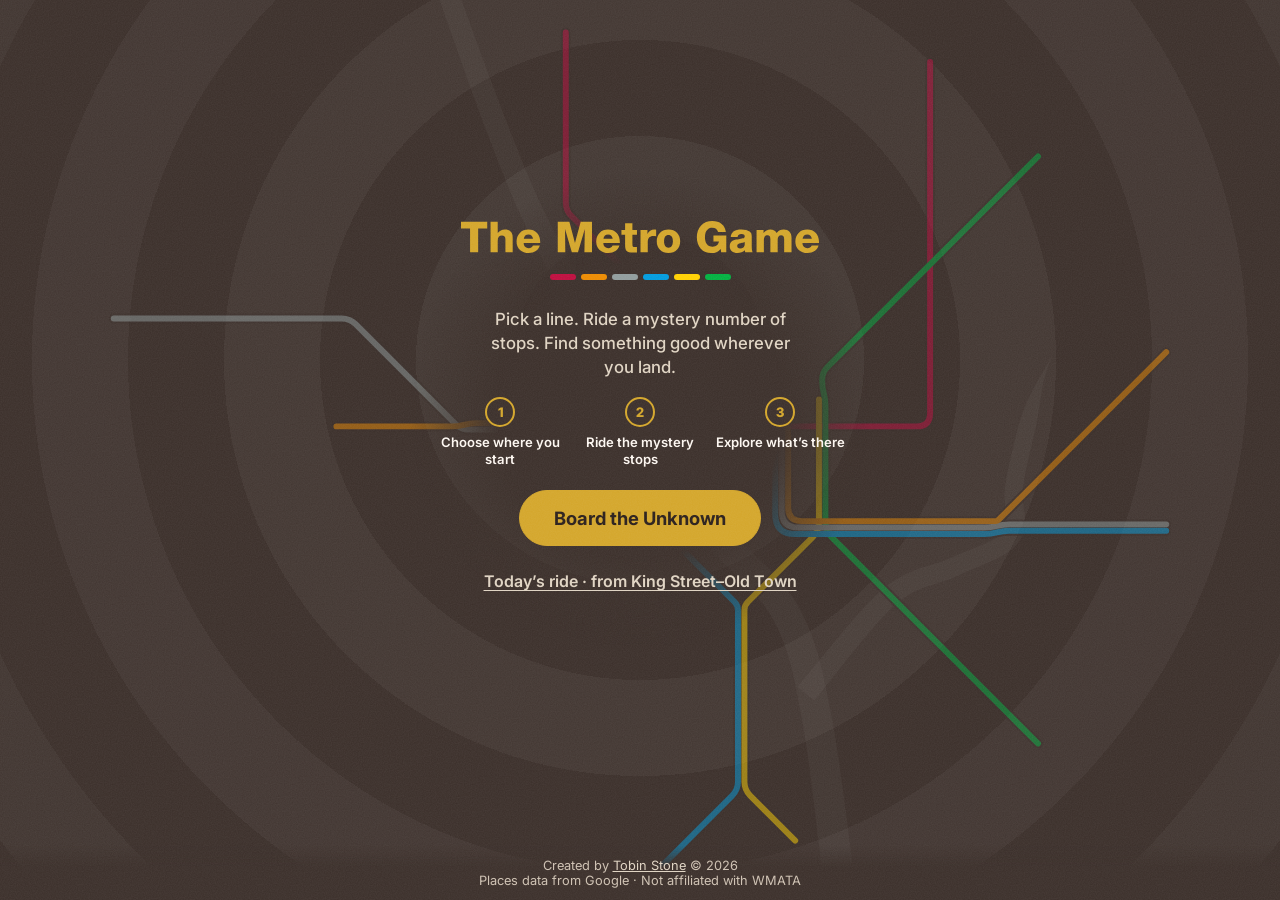
<file: index.html>
<!doctype html>
<html lang="en">
<head>
<meta charset="UTF-8">
<meta name="viewport" content="width=device-width, initial-scale=1.0, viewport-fit=cover">
<title>The Metro Game</title>
<meta name="description" content="Play The Metro Game: pick a Metro line, ride a mystery number of stops, and discover a bar, café, restaurant or park near wherever you land.">
<meta name="theme-color" content="#3B2F2A">

<!-- Open Graph (Facebook, LinkedIn, Discord, etc.) — scrapers need absolute URLs -->
<meta property="og:title" content="The Metro Game" />
<meta property="og:description" content="Board the Unknown. Brave the wilderness of Loudoun Gateway." />
<meta property="og:image" content="https://themetrogame.com/images/the-metro-game-social.png" />
<meta property="og:url" content="https://themetrogame.com" />
<meta property="og:type" content="website" />

<!-- Twitter Card -->
<meta name="twitter:card" content="summary_large_image">
<meta name="twitter:title" content="The Metro Game">
<meta name="twitter:description" content="Board the Unknown. Brave the wilderness of Loudoun Gateway.">
<meta name="twitter:image" content="https://themetrogame.com/images/the-metro-game-social.png">

<!-- Icons + install -->
<link rel="icon" href="/favicon.ico" type="image/x-icon">
<link rel="icon" type="image/png" sizes="32x32" href="images/favicon-32x32.png" />
<link rel="apple-touch-icon" sizes="180x180" href="images/apple-touch-icon.png" />
<link rel="manifest" href="manifest.webmanifest">

<!-- Fonts + styles -->
<link rel="preconnect" href="https://fonts.googleapis.com">
<link rel="preconnect" href="https://fonts.gstatic.com" crossorigin>
<link rel="stylesheet" href="https://fonts.googleapis.com/css2?family=Doto:wght@800&family=Inter+Tight:wght@700;800&family=Inter:wght@400;500;600;700;800&display=swap">
<link rel="stylesheet" href="style.css" />
<!-- Metro 50 is the house look; ?theme=classic brings back the map-paper version -->
<script>
  if (new URLSearchParams(location.search).get('theme') !== 'classic')
    document.documentElement.setAttribute('data-theme', 'metro50');
</script>
</head>

<body>
  <!-- Small logo that pins to the top once the game starts -->
  <header id="site-header">
    <button id="home-btn" class="header-logo" type="button" aria-label="Home">
      <span class="logo-mask" role="img" aria-label="The Metro Game"></span>
    </button>
    <nav id="progress" class="progress" aria-label="Trip progress">
      <ol>
        <li>Start</li><li>Mood</li><li>Board</li><li>Ride</li><li>Arrive</li>
      </ol>
    </nav>
  </header>

  <main id="stage">

    <!-- INTRO ------------------------------------------------------------>
    <section id="intro-screen" class="screen active" aria-label="The Metro Game">
      <svg id="intro-map" aria-hidden="true"></svg>
      <div class="intro-content">
        <h1 class="visually-hidden">The Metro Game</h1>
        <span id="logo" class="logo-mask" role="img" aria-label="The Metro Game"></span>
        <div class="line-strip" aria-hidden="true">
          <i class="Red"></i><i class="Orange"></i><i class="Silver"></i><i class="Blue"></i><i class="Yellow"></i><i class="Green"></i>
        </div>
        <p class="tagline">Pick a line. Ride a mystery number of stops. Find something good wherever you land.</p>
        <ol class="how-steps">
          <li><span>1</span>Choose where you start</li>
          <li><span>2</span>Ride the mystery stops</li>
          <li><span>3</span>Explore what’s there</li>
        </ol>

        <div id="resume-card" class="resume-card" hidden>
          <p class="resume-eyebrow">You’re mid-ride</p>
          <p id="resume-text" class="resume-text"></p>
          <div class="resume-actions">
            <button id="resume-btn" class="btn btn-primary" type="button">Pick up where I left off</button>
            <button id="discard-btn" class="text-link" type="button">Start fresh</button>
          </div>
        </div>

        <button id="start-btn" class="btn btn-primary btn-lg" type="button">
          <span class="btn-label">Board the Unknown</span>
        </button>
        <div class="intro-links">
          <button id="daily-btn" class="text-link" type="button"></button>
          <button id="passport-link" class="text-link" type="button" hidden></button>
        </div>
      </div>
    </section>

    <!-- PICK LINE / HUB -------------------------------------------------->
    <section id="line-screen" class="screen" hidden></section>

    <!-- PICK STATION ----------------------------------------------------->
    <section id="station-screen" class="screen" hidden></section>

    <!-- MOOD + HOW FAR --------------------------------------------------->
    <section id="mood-screen" class="screen" hidden>
      <div class="screen-body">
        <p id="mood-origin" class="origin-chip"></p>
        <h2 class="screen-title" tabindex="-1">What are you in the mood for?</h2>

        <div id="category-grid" class="category-grid" role="group" aria-label="Mood">
          <button class="cat-btn" data-cat="Coffee" type="button" aria-pressed="false"><img src="images/coffee.svg" alt=""><span>Coffee</span></button>
          <button class="cat-btn" data-cat="Drinks" type="button" aria-pressed="false"><img src="images/drinks.svg" alt=""><span>Drinks</span></button>
          <button class="cat-btn" data-cat="Food" type="button" aria-pressed="false"><img src="images/food.svg" alt=""><span>Food</span></button>
          <button class="cat-btn" data-cat="Activity" type="button" aria-pressed="false"><img src="images/activity.svg" alt=""><span>Activity</span></button>
          <button class="cat-btn" data-cat="Shopping" type="button" aria-pressed="false"><img src="images/shopping.svg" alt=""><span>Shopping</span></button>
          <button class="cat-btn" data-cat="Surprise" type="button" aria-pressed="false"><img src="images/random.svg" alt=""><span>Surprise me</span></button>
        </div>

        <p class="field-label" id="distance-label">How far?</p>
        <div id="distance-picker" class="segmented" role="group" aria-labelledby="distance-label">
          <button type="button" data-distance="quick" aria-pressed="false"><b>Quick hop</b><small>1–4 stops</small></button>
          <button type="button" data-distance="wander" aria-pressed="false"><b>Wander</b><small>5–9 stops</small></button>
          <button type="button" data-distance="long" aria-pressed="false"><b>Long haul</b><small>10+ stops</small></button>
        </div>

        <button id="mystery-toggle" class="switch-row" type="button" role="switch" aria-checked="true">
          <span class="switch-text"><b>Mystery mode</b><small id="mystery-sub">Your stop stays secret until you arrive</small></span>
          <span class="switch" aria-hidden="true"><i></i></span>
        </button>

        <p id="mood-promise" class="promise"></p>
        <button id="go-btn" class="btn btn-primary btn-wide" type="button" disabled>Find my train</button>
        <p id="mood-error" class="load-error" hidden>Couldn’t load the places list. <button id="retry-btn" class="text-link" type="button">Try again</button></p>
        <button id="mood-back-btn" class="text-link back-link" type="button">← Back</button>
      </div>
    </section>

    <!-- MYSTERY TRIP (the ticket) ---------------------------------------->
    <section id="trip-screen" class="screen" hidden>
      <div class="screen-body">

        <!-- Departure board (WMATA-style PIDS) -->
        <section id="pids" class="pids" aria-label="Departure board" hidden>
          <div class="pids-row pids-head" aria-hidden="true"><span>LN</span><span>CAR</span><span>DEST</span><span>MIN</span></div>
          <div id="pids-rows"></div>
          <p id="pids-ticker" class="pids-ticker" aria-live="polite"></p>
        </section>

        <!-- Ticket -->
        <article id="result-card" class="ticket" hidden aria-label="Your ticket">
          <header class="ticket-head">
            <span id="ticket-line" class="line-pill"></span>
            <span id="ticket-dir" class="ticket-dir"></span>
          </header>

          <div class="ticket-stops">
            <div class="stops-box"><span id="stop-number">?</span></div>
            <div class="stops-meta">
              <div id="stops-word" class="stops-word">stops</div>
              <div id="trip-origin" class="trip-origin"></div>
            </div>
          </div>

          <div class="map-frame">
            <svg id="trip-map" role="img" aria-label="Map of your Metro trip"></svg>
            <button id="skip-hint" class="skip-hint" type="button">Skip ›</button>
          </div>

          <p id="arrival-text" class="arrival-text" aria-live="polite"></p>
          <div id="shortlist" class="shortlist" hidden></div>
          <p id="trip-note" class="trip-note" hidden></p>

          <div id="peek-row" class="peek-row" hidden>
            <span class="peek-label"><svg width="16" height="16" viewBox="0 0 24 24" aria-hidden="true"><rect x="5" y="11" width="14" height="10" rx="2"/><path d="M8 11V8a4 4 0 0 1 8 0v3"/></svg>Mystery mode</span>
            <button id="peek-btn" class="chip-btn" type="button" aria-pressed="false">Peek at my stop</button>
          </div>
        </article>

        <div class="trip-buttons" hidden>
          <button id="board-btn" class="btn btn-primary" type="button">I’m on the train</button>
          <button id="play-again" class="btn btn-secondary" type="button">Start over</button>
        </div>
      </div>
    </section>

    <!-- RIDE MODE -------------------------------------------------------->
    <section id="ride-screen" class="screen" hidden>
      <div class="screen-body ride-body">
        <div class="ride-count" aria-live="polite">
          <span id="ride-number" class="ride-number"></span>
          <h2 id="ride-title" class="ride-title" tabindex="-1"></h2>
          <p id="ride-sub" class="ride-sub"></p>
        </div>

        <ol id="ride-strip" class="ride-strip" aria-label="Stops on your ride"></ol>

        <div id="ride-actions" class="ride-actions">
          <button id="doors-btn" class="btn btn-primary btn-wide" type="button">Doors opened</button>
          <p class="ride-hint">Tap each time the doors open.<span class="undo-wrap"> Miscounted? <button class="text-link inline undo-btn" type="button">Undo</button></span></p>
        </div>
        <div id="ride-done" class="ride-actions" hidden>
          <button id="arrived-btn" class="btn btn-primary btn-wide" type="button">I’ve arrived →</button>
          <p class="ride-hint">Not there yet? <button class="text-link inline undo-btn" type="button">Undo</button></p>
        </div>
        <button id="ride-quit" class="text-link back-link" type="button">Abandon this ride</button>
      </div>
      <div id="platform-edge" class="platform-edge" aria-hidden="true"></div>
    </section>

    <!-- ARRIVAL ---------------------------------------------------------->
    <section id="arrival-screen" class="screen" hidden>
      <div class="screen-body arrival-body">
        <div class="pylon-scene" aria-hidden="true">
          <div class="pylon"><span class="pylon-m">M</span><span id="pylon-stripes" class="pylon-stripes"></span></div>
        </div>
        <div class="station-sign">
          <h2 id="sign-name" class="sign-name" tabindex="-1"></h2>
          <span id="sign-bullets" class="sign-bullets"></span>
          <span id="sign-stripe" class="sign-stripe"></span>
        </div>
        <div id="stamp" class="stamp" aria-hidden="true"></div>

        <h3 class="arrival-title">You made it.</h3>
        <p id="arrival-sub" class="arrival-sub"></p>
        <p id="stamp-note" class="stamp-note"></p>

        <button id="venue-btn" class="btn btn-primary btn-wide" type="button">Show me where to go →</button>
      </div>
    </section>

    <!-- VENUE RESULT ----------------------------------------------------->
    <section id="venue-screen" class="screen" hidden>
      <div class="screen-body">
        <p id="venue-station" class="origin-chip"></p>
        <article id="venue-card" class="venue-card" aria-live="polite">
          <p id="venue-message" class="vline eyebrow">You’re going to…</p>
          <h2 id="venue-name" class="vline venue-name" tabindex="-1"></h2>
          <div id="venue-meta" class="vline venue-meta"></div>
          <p id="venue-address" class="vline venue-address"></p>
          <p id="venue-note" class="vline venue-note"></p>

          <div class="venue-actions">
            <a id="venue-maps" class="btn btn-primary" target="_blank" rel="noopener">Walk there</a>
            <button id="new-place-btn" class="btn btn-secondary" type="button">Find a new place</button>
            <p id="venue-count" class="venue-count"></p>
          </div>
        </article>

        <section id="roster" class="roster" hidden>
          <div class="roster-head"><h3 id="roster-title"></h3><span id="roster-total"></span></div>
          <div id="roster-grid" class="roster-grid" role="group" aria-label="Switch mood"></div>
          <p class="roster-hint">Tap a category to switch your mood without leaving the station.</p>
        </section>

        <div class="venue-footer">
          <button id="share-btn" class="btn btn-ghost" type="button">Share my ride</button>
          <button id="start-over-btn" class="btn btn-ghost" type="button">New trip</button>
        </div>
      </div>
    </section>

    <!-- PASSPORT --------------------------------------------------------->
    <section id="passport-screen" class="screen" hidden>
      <div class="screen-body">
        <h2 class="screen-title" tabindex="-1">Your passport</h2>
        <p id="passport-count" class="subtitle"></p>
        <figure class="passport-map"><svg id="passport-map" role="img" aria-label="System map with the stations you’ve visited in gold"></svg></figure>
        <div id="passport-lines" class="passport-lines"></div>
        <ol id="passport-trips" class="passport-trips"></ol>
        <div class="venue-footer">
          <button id="passport-share" class="btn btn-ghost" type="button">Share passport</button>
          <button id="passport-new" class="btn btn-primary" type="button">New trip</button>
        </div>
      </div>
    </section>

  </main>

  <div id="toast" class="toast" role="status" aria-live="polite" hidden></div>

  <footer class="game-footer">
    <p>Created by <a href="https://x.com/tobinjstone" target="_blank" rel="noopener">Tobin Stone</a> &copy; <span id="year">2026</span></p>
    <p>Places data from Google · Not affiliated with WMATA</p>
  </footer>

  <!-- GSAP (global) then the app (ES module) -->
  <script src="https://cdnjs.cloudflare.com/ajax/libs/gsap/3.13.0/gsap.min.js"></script>
  <script type="module" src="script.js"></script>
  <!-- If a file didn't arrive (spotty signal on a platform), say so instead of sitting there dead -->
  <script>
    setTimeout(function () {
      if (window.__metroBooted) return;
      var p = document.createElement('p');
      p.className = 'boot-error';
      p.innerHTML = 'The game didn’t finish loading. <button type="button" onclick="location.reload()">Try again</button>';
      document.querySelector('.intro-content').appendChild(p);
    }, 8000);
  </script>
</body>
</html>
</file>
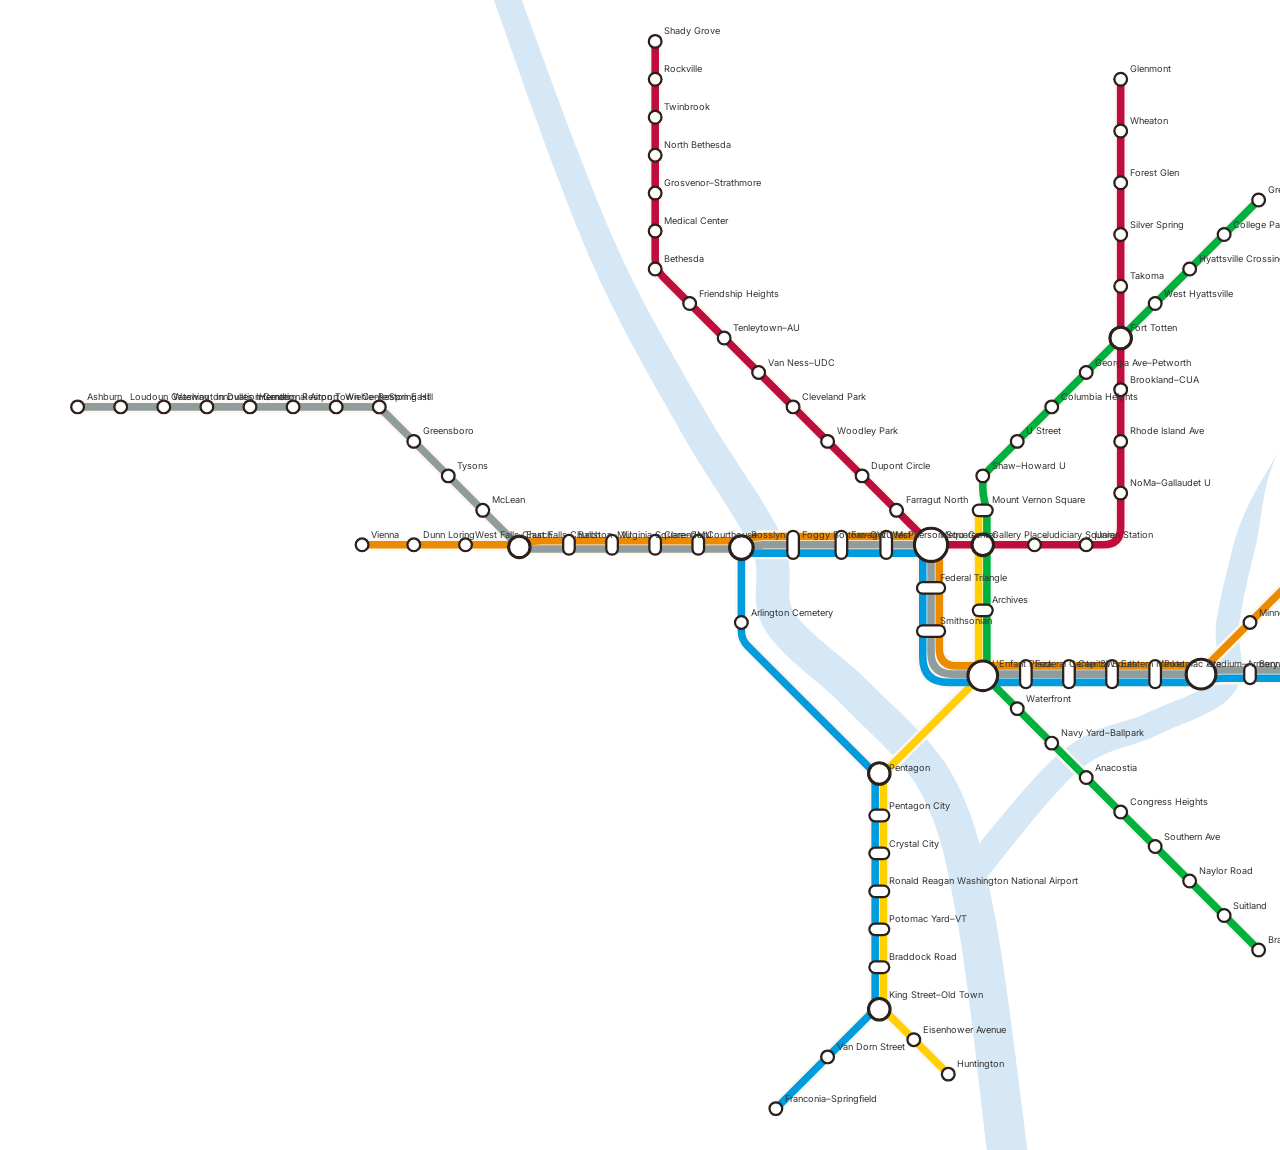
<file: map-preview.html>
<!doctype html>
<!--
  Dev preview for metro-map.js (not linked from the game).
  Open via a local server, e.g.  python -m http.server 8765  →  http://127.0.0.1:8765/map-preview.html
    ?labels=0                         hide station names on the full map
    ?trip=Red|Dupont Circle|Bethesda  play the trip animation as it appears in the game
    &seek=9                           jump to a point in that animation (seconds)
    &mystery=Glenmont                 mystery mode (shortlist from the trip's distance band)
    &w=326                            card width in px (the map is 4:3)
    ?sheet=1                          contact sheet: a dozen trips, all finished
    &sheet=1&seek=2.6                 …or all frozen at the same moment
-->
<html lang="en"><head><meta charset="utf-8"><title>Metro map preview</title>
<link rel="stylesheet" href="https://fonts.googleapis.com/css2?family=Inter:wght@400;500;600;700;800&display=swap">
<style>
  :root { --font: Inter, Arial, sans-serif; --ink: #2A1F1B; --ink-2: #5C4943; --map-paper: #FDF7F1; }
  body{margin:0;background:#fff;font-family:var(--font)}
  svg{display:block}
  .river{fill:#D6E8F5}
  .line-casing{stroke:var(--map-paper)}
  .station .st-outer{fill:var(--ink);stroke:var(--ink)}
  .station .st-inner{fill:#fff;stroke:#fff}
  .lbl{font-size:8px;fill:#333}
  .map-label{font-family:var(--font);fill:var(--ink);font-weight:700;stroke:var(--map-paper)}
  .map-label.mid{font-weight:500;fill:var(--ink-2)}
  .map-label.toward{font-weight:600;fill:var(--ink-2)}
  .card{padding:12px;border:1.5px solid #222;border-radius:16px;margin:10px;display:inline-block;vertical-align:top}
  .card svg{background:var(--map-paper);border-radius:10px;aspect-ratio:4/3}
  .card p{margin:6px 2px 0;font:600 12px var(--font);color:#555;max-width:var(--w)}
  #sheet{display:flex;flex-wrap:wrap;padding:6px}
</style></head>
<body>
<script src="https://cdnjs.cloudflare.com/ajax/libs/gsap/3.13.0/gsap.min.js"></script>
<div id="wrap"></div>
<script type="module">
  import { renderSystemMap, STATIONS, UNIT, svgEl, animateTrip } from './metro-map.js';
  import { shortName } from './metro-lines.js';
  import { shortlist } from './trip.js';
  gsap.ticker.lagSmoothing(0);
  const params = new URLSearchParams(location.search);
  const wrap = document.getElementById('wrap');
  const W = +(params.get('w') ?? 326);
  const seek = params.get('seek');

  const card = (line, from, to, mystery, caption) => {
    const c = document.createElement('div'); c.className = 'card'; c.style.setProperty('--w', `${W}px`);
    c.innerHTML = `<svg style="width:${W}px;height:${W * 0.75}px"></svg><p>${caption ?? ''}</p>`;
    (document.getElementById('sheet') ?? wrap).appendChild(c);
    const tl = animateTrip(c.querySelector('svg'), { line, from, to, labelFor: shortName, mystery: !!mystery, toward: mystery || undefined,
                                                    candidates: mystery ? shortlist(line, from, to) : undefined });
    tl.pause(); tl.progress(seek == null ? 1 : Math.min(1, +seek / tl.duration()));
    return tl;
  };

  if (params.get('frames')) {                                  // one trip frozen at 8 moments
    wrap.innerHTML = '<div id="sheet"></div>';
    const [l, a, b, m] = params.get('frames').split('|');
    const probe = card(l, a, b, m, ''); const total = probe.duration(); probe.kill();
    document.querySelector('#sheet').innerHTML = '';
    for (let i = 0; i < 8; i++) {
      const at = total * i / 7;
      const tl = card(l, a, b, m, `t = ${at.toFixed(2)}s of ${total.toFixed(2)}s`);
      tl.progress(at / total);
    }
  } else if (params.get('sheet')) {
    wrap.innerHTML = '<div id="sheet"></div>';
    const TRIPS = [
      ['Red', 'Gallery Place', 'Takoma'], ['Red', 'Dupont Circle', 'Bethesda'], ['Red', 'Metro Center', 'Union Station'],
      ['Orange', 'Rosslyn', 'Eastern Market'], ['Silver', 'Tysons', 'Ballston–MU'], ['Blue', 'Pentagon', 'Foggy Bottom–GWU'],
      ['Yellow', 'Huntington', "L'Enfant Plaza"], ['Green', 'Navy Yard–Ballpark', 'Columbia Heights'], ['Orange', 'Stadium–Armory', 'New Carrollton'],
      ['Blue', 'King Street–Old Town', 'Franconia–Springfield'], ['Silver', 'Ashburn', 'Reston Town Center'], ['Green', 'Fort Totten', 'Greenbelt'],
      ['Red', 'Shady Grove', 'Glenmont'], ['Yellow', 'Pentagon', 'Mount Vernon Square'], ['Blue', 'Rosslyn', 'Downtown Largo'],
      ['Red', 'Gallery Place', 'Takoma', 'Glenmont'], ['Orange', 'Clarendon', 'Smithsonian', 'New Carrollton'], ['Green', 'Anacostia', 'Archives', 'Greenbelt']
    ];
    for (const [l, a, b, m] of TRIPS) card(l, a, b, m, `${l}: ${shortName(a)} → ${m ? `? (toward ${shortName(m)})` : shortName(b)}`);
  } else if (params.get('trip')) {
    const [line, from, to] = params.get('trip').split('|');
    window.__tl = card(line, from, to, params.get('mystery'));
    if (seek == null) { window.__tl.progress(0); window.__tl.play(); }
  } else {
    wrap.innerHTML = '<svg id="m" width="1500" height="1150"></svg>';
    const svg = document.getElementById('m');
    renderSystemMap(svg);
    if (params.get('labels') !== '0') {
      const g = svgEl('g', { class:'labels' }, svg);
      for (const [name, [x, y]] of Object.entries(STATIONS)) {
        const t = svgEl('text', { x: x*UNIT + 8, y: y*UNIT - 6, class:'lbl' }, g);
        t.textContent = name;
      }
    }
  }
  window.__ready = true;
</script>
</body></html>
</file>
<file: style.css>
/* ==================================================================
   The Metro Game — styles
   Two looks share one set of tokens:
     • metro50  (default, <html data-theme="metro50">)  Metro 50th-
       anniversary homage: chocolate brown, gold, cream + tan,
       concentric rings and a little print grain.
     • classic  (?theme=classic)  warm map-paper, charcoal ink.
   WMATA line colours are the only other accents.
   ================================================================== */

:root {
  /* page */
  --bg: #F6F4EE;
  --fg: #1D1D1F;               /* text on the page background */
  --fg-2: #4A4A4F;
  --fg-muted: #7A7A80;
  /* cards */
  --card: #FFFFFF;
  --card-border: #1D1D1F;
  --ink: #1D1D1F;              /* text on cards */
  --ink-2: #4A4A4F;
  --muted: #7A7A80;
  --hairline: rgba(29, 29, 31, .14);
  --soft: rgba(29, 29, 31, .06);
  --tag-bg: #F3F1EB;
  /* actions */
  --accent: #1D1D1F;
  --accent-fg: #FFFFFF;
  --accent-hover: #000000;
  --focus: #009CDE;
  /* bits */
  --logo: #1D1D1F;
  --map-paper: #F6F4EE;
  --counter-bg: #F3F1EB;
  --counter-fg: #1D1D1F;
  --counter-border: #1D1D1F;
  --counter-border-w: 1.5px;
  --counter-radius: 16px;
  --shadow: 0 10px 30px rgba(29, 29, 31, .08);

  --red: #BF0D3E;    --orange: #ED8B00;  --silver: #919D9D;
  --blue: #009CDE;   --yellow: #FFD100;  --green: #00B140;

  --border: 1.5px;
  --radius: 20px;
  --radius-sm: 14px;
  --header-h: 56px;
  --footer-h: 72px;
  --col: 420px;

  --font: "Inter", -apple-system, BlinkMacSystemFont, "Helvetica Neue", Helvetica, Arial, sans-serif;
  --font-display: "Inter Tight", var(--font);
  --font-led: "Doto", ui-monospace, monospace;
  --ease: cubic-bezier(.4, 0, .2, 1);
}

/* ---------- Metro 50 edition ---------- */
:root[data-theme="metro50"] {
  --bg: #3B2F2A;
  --fg: #FDF7F1;
  --fg-2: #E0D4C3;
  --fg-muted: #CFC2B3;
  --card: #FDF7F1;
  --card-border: #CFC2B3;
  --ink: #2A1F1B;
  --ink-2: #5C4943;
  --muted: #7D6B63;
  --hairline: rgba(58, 44, 38, .18);
  --soft: rgba(58, 44, 38, .08);
  --tag-bg: #F1E6DA;
  --accent: #D4A62A;
  --accent-fg: #2A1F1B;
  --accent-hover: #E4B73C;
  --focus: #E4B73C;
  --logo: #D4A62A;
  --map-paper: #FDF7F1;
  --counter-bg: #3A2C26;
  --counter-fg: #D4A62A;
  --counter-border: #D4A62A;
  --counter-border-w: 4px;
  --counter-radius: 50%;
  --shadow: 0 14px 34px rgba(0, 0, 0, .28);
}

/* ---------- base ---------- */
*, *::before, *::after { box-sizing: border-box; margin: 0; padding: 0; }
[hidden] { display: none !important; }        /* beat any display: flex/grid on the same element */
html { -webkit-text-size-adjust: 100%; }
body {
  font-family: var(--font);
  color: var(--fg);
  background: var(--bg);
  min-height: 100dvh;
  display: flex;
  flex-direction: column;
  text-align: center;
  -webkit-font-smoothing: antialiased;
  overflow: hidden;                    /* screens scroll individually */
}
button, input, a { font: inherit; color: inherit; }
button { cursor: pointer; }
:focus-visible { outline: 3px solid var(--focus); outline-offset: 3px; border-radius: 6px; }

/* Metro 50: concentric rings (the anniversary artwork) + print grain */
:root[data-theme="metro50"] body {
  background-color: var(--bg);
  background-image: radial-gradient(circle at 50% 40%,
    transparent 0 8rem, rgba(255,255,255,.045) 8rem 14rem,
    transparent 14rem 20rem, rgba(255,255,255,.04) 20rem 26rem,
    transparent 26rem 32rem, rgba(255,255,255,.035) 32rem 38rem,
    transparent 38rem 44rem, rgba(255,255,255,.03) 44rem 50rem,
    transparent 50rem);
  background-attachment: fixed;
}
:root[data-theme="metro50"] body::after {
  content: ""; position: fixed; inset: 0; z-index: 200; pointer-events: none; opacity: .07;
  background-image: url("data:image/svg+xml,%3Csvg xmlns='http://www.w3.org/2000/svg' width='180' height='180'%3E%3Cfilter id='n'%3E%3CfeTurbulence type='fractalNoise' baseFrequency='.85' numOctaves='2' stitchTiles='stitch'/%3E%3CfeColorMatrix values='0 0 0 0 1 0 0 0 0 1 0 0 0 0 1 0 0 0 1 0'/%3E%3C/filter%3E%3Crect width='100%25' height='100%25' filter='url(%23n)'/%3E%3C/svg%3E");
}

/* ---------- logo (SVG used as a mask so it takes any colour) ---------- */
.logo-mask {
  display: block;
  background: var(--logo);
  aspect-ratio: 1415.23 / 126.48;
  -webkit-mask: url("images/themetrogame.svg") no-repeat center / contain;
          mask: url("images/themetrogame.svg") no-repeat center / contain;
}

/* ---------- header (small pinned logo) ---------- */
#site-header {
  position: fixed; top: 0; left: 0; right: 0;
  height: var(--header-h);
  display: flex; align-items: center; justify-content: center;
  padding-top: env(safe-area-inset-top);
  background: linear-gradient(var(--bg) 70%, transparent);
  z-index: 50;
  opacity: 0; transform: translateY(-10px);
  transition: opacity .4s var(--ease), transform .4s var(--ease);
  pointer-events: none;
}
body.started #site-header { opacity: 1; transform: none; pointer-events: auto; }
.header-logo { background: none; border: 0; padding: .5rem .7rem; border-radius: 8px; }
.header-logo .logo-mask { width: 190px; }
.header-logo:hover { background: rgba(127, 127, 127, .12); }

/* progress: five stops on a gold line */
#site-header { flex-direction: column; gap: 2px; }
.progress { display: none; width: 300px; max-width: calc(100vw - 32px); }
body.has-progress { --header-h: 100px; }
body.has-progress .progress { display: block; }
.progress ol { position: relative; list-style: none; display: flex; justify-content: space-between; }
.progress ol::before, .progress ol::after {
  content: ""; position: absolute; left: 22px; top: 7px; height: 3px; border-radius: 2px;
}
.progress ol::before { right: 22px; background: rgba(127, 127, 127, .35); }
.progress ol::after { width: calc((100% - 44px) * var(--step, 0) / 4); background: var(--accent); transition: width .4s var(--ease); }
.progress li { position: relative; z-index: 1; width: 44px; display: flex; flex-direction: column; align-items: center; gap: 4px; font-size: .66rem; font-weight: 600; color: var(--fg-muted); }
.progress li::before { content: ""; width: 17px; height: 17px; box-sizing: border-box; border-radius: 50%; background: var(--bg); border: 2.5px solid rgba(127, 127, 127, .55); transition: all .3s var(--ease); }
.progress li.done::before { background: var(--accent); border-color: var(--accent); }
.progress li.current { color: var(--fg); font-weight: 800; }
.progress li.current::before { border: 4px solid var(--accent); }

/* ---------- stage + screens ---------- */
#stage { position: relative; flex: 1; min-height: 0; }

.screen {
  position: absolute; inset: 0;
  overflow-y: auto;
  -webkit-overflow-scrolling: touch;
  padding: calc(var(--header-h) + 12px) 16px calc(var(--footer-h) + 24px);
  display: flex; flex-direction: column; align-items: center;
  opacity: 1; transform: translateY(0);
  transition: transform .42s var(--ease), opacity .42s var(--ease);
}
.screen[hidden] { display: none; }
.screen.slide-out { transform: translateY(-6%); opacity: 0; pointer-events: none; }
.screen.slide-in  { transform: translateY(6%);  opacity: 0; }
.screen.active    { transform: none; opacity: 1; }

.screen-body { width: 100%; max-width: var(--col); margin: auto 0; display: flex; flex-direction: column; align-items: center; }

.screen-title { font-family: var(--font-display); font-size: 1.65rem; font-weight: 800; letter-spacing: -.02em; line-height: 1.15; color: var(--fg); }
.screen-title:focus, .venue-name:focus { outline: none; }
.line-title { display: flex; align-items: center; justify-content: center; gap: .55rem; }
.subtitle { color: var(--fg-muted); margin-top: .35rem; font-weight: 500; }
.eyebrow { color: var(--muted); font-weight: 600; font-size: .95rem; letter-spacing: .01em; }

/* ---------- buttons ---------- */
.btn {
  display: inline-flex; align-items: center; justify-content: center; gap: .5rem;
  font-weight: 700; font-size: 1rem; line-height: 1;
  padding: .95rem 1.4rem;
  border-radius: 999px;
  border: var(--border) solid var(--card-border);
  text-decoration: none;
  transition: transform .15s var(--ease), box-shadow .15s var(--ease), background .15s var(--ease);
  user-select: none;
}
.btn-primary { background: var(--accent); color: var(--accent-fg); border-color: var(--accent); }
.btn-primary:hover { background: var(--accent-hover); border-color: var(--accent-hover); transform: translateY(-1px); box-shadow: var(--shadow); }
.btn-secondary { background: var(--card); color: var(--ink); }
.btn-secondary:hover { filter: brightness(.97); transform: translateY(-1px); }
.btn:active { transform: translateY(0); box-shadow: none; }
.btn:disabled { opacity: .55; cursor: progress; transform: none; box-shadow: none; }
.btn-lg { font-size: 1.15rem; padding: 1.1rem 2.1rem; }

.text-link {
  background: none; border: 0; padding: .5rem .75rem;
  font-weight: 600; color: var(--fg-2); text-decoration: underline; text-underline-offset: 3px;
  border-radius: 8px;
}
.text-link:hover { color: var(--fg); background: rgba(127, 127, 127, .12); text-decoration: none; }
.back-link { margin-top: 1.25rem; }

/* ---------- intro ---------- */
#intro-screen { padding-top: 16px; }
#intro-map {
  position: absolute; inset: 0; width: 100%; height: 100%;
  opacity: .55; pointer-events: none;
}
#intro-map .station { display: none; }
:root[data-theme="metro50"] #intro-map { opacity: .5; }
:root[data-theme="metro50"] #intro-map .river { fill: rgba(255, 255, 255, .07); }
#intro-map .line-casing { stroke: var(--bg); }
#intro-map .ambient-trains { opacity: .9; }
#intro-map .draw { stroke-dasharray: 1; stroke-dashoffset: 1; animation: draw-line 2.4s var(--ease) forwards; }
@keyframes draw-line { to { stroke-dashoffset: 0; } }
.intro-content {
  position: relative; z-index: 1;
  margin: auto;
  padding: 3rem 1.5rem;
  display: flex; flex-direction: column; align-items: center; gap: 1.1rem;
  max-width: 460px;
  background: radial-gradient(closest-side, var(--bg) 62%, transparent);
}
#logo { width: min(80vw, 360px); }
.tagline { color: var(--fg-2); font-weight: 500; font-size: 1.05rem; line-height: 1.45; max-width: 30ch; }
.how-steps { list-style: none; width: 100%; display: grid; grid-template-columns: repeat(3, 1fr); gap: .5rem; margin-bottom: .3rem; }
.how-steps li { display: flex; flex-direction: column; align-items: center; gap: .4rem; font-size: .82rem; font-weight: 600; line-height: 1.3; color: var(--fg); }
.how-steps span {
  width: 30px; height: 30px; border-radius: 50%; display: grid; place-items: center;
  border: 2px solid var(--accent); color: var(--accent); font-family: var(--font-display); font-weight: 800;
}
:root:not([data-theme="metro50"]) .how-steps span { border-color: var(--ink); color: var(--ink); }
.line-strip { display: flex; gap: 5px; margin: .2rem 0 .6rem; }
.line-strip i { display: block; width: 26px; height: 6px; border-radius: 3px; }
.line-strip .Red { background: var(--red); }     .line-strip .Orange { background: var(--orange); }
.line-strip .Silver { background: var(--silver); } .line-strip .Blue { background: var(--blue); }
.line-strip .Yellow { background: var(--yellow); } .line-strip .Green { background: var(--green); }
.load-error { color: var(--red); font-weight: 600; font-size: .95rem; }
:root[data-theme="metro50"] .load-error { color: #F4B8C1; }

/* ---------- where are you starting? ---------- */
.chip, .bullet {
  width: 34px; height: 34px; border-radius: 50%; flex: none;
  display: grid; place-items: center;
  font-weight: 800; font-size: .78rem; letter-spacing: .02em;
}
.bullet { width: 30px; height: 30px; font-size: .7rem; }
.locate-slot { width: 100%; margin-top: 1.1rem; }
.locate-slot svg { fill: none; stroke: currentColor; stroke-width: 2.4; stroke-linecap: round; }
.nearest {
  width: 100%; min-height: 56px; padding: .4rem .45rem .4rem 1.1rem;
  display: flex; align-items: center; gap: .6rem; text-align: left;
  border: 0; border-radius: 999px; background: var(--accent); color: var(--accent-fg);
}
.nearest-text { flex: 1; min-width: 0; display: flex; flex-direction: column; }
.nearest-text small { font-size: .75rem; font-weight: 700; opacity: .75; }
.nearest-text b { font-size: 1.05rem; font-weight: 800; }
.nearest .dots i { box-shadow: 0 0 0 1.5px rgba(255, 255, 255, .8); }
.nearest-go { padding: .6rem .95rem; border-radius: 999px; background: var(--ink); color: var(--card); font-weight: 800; font-size: .9rem; }
.search-all { position: relative; width: 100%; }
.search-all .station-search { margin: .75rem 0 0; }
.search-results {
  position: absolute; z-index: 5; left: 0; right: 0; top: calc(100% + 6px);
  padding: .35rem; border-radius: var(--radius-sm); background: var(--card); color: var(--ink);
  border: var(--border) solid var(--card-border); box-shadow: var(--shadow); text-align: left;
}
.search-results button { width: 100%; min-height: 44px; padding: 0 .75rem; display: flex; align-items: center; gap: .7rem; border: 0; border-radius: 10px; background: none; font-weight: 600; }
.search-results button:hover, .search-results button:focus-visible { background: var(--soft); }
.search-results .empty { padding: .75rem; color: var(--muted); text-align: center; }
.section-label { align-self: flex-start; margin: 1.2rem 0 .5rem; font-size: .85rem; font-weight: 700; color: var(--fg-muted); text-align: left; }
.line-list { width: 100%; overflow: hidden; border-radius: 18px; background: var(--card); color: var(--ink); border: var(--border) solid var(--card-border); }
.line-row {
  width: 100%; min-height: 50px; padding: 0 .9rem; display: flex; align-items: center; gap: .75rem;
  border: 0; border-top: 1px solid var(--hairline); background: none; text-align: left;
}
.line-row:first-child { border-top: 0; }
.line-row:hover { background: var(--soft); }
.ln-name { font-weight: 800; }
.ln-ends { margin-left: auto; font-size: .82rem; font-weight: 500; color: var(--ink-2); text-align: right; }
.hub-chips { width: 100%; display: flex; flex-wrap: wrap; gap: 6px; }
.hub-chip {
  min-height: 38px; padding: 0 .8rem 0 .6rem; display: inline-flex; align-items: center; gap: .45rem;
  border-radius: 999px; border: var(--border) solid rgba(253, 247, 241, .28); background: rgba(253, 247, 241, .07); color: var(--fg);
  font-size: .85rem; font-weight: 600;
}
:root:not([data-theme="metro50"]) .hub-chip { border-color: var(--card-border); background: var(--card); color: var(--ink); }
.hub-chip:hover { background: rgba(253, 247, 241, .14); }
.dots { display: flex; gap: 3px; }
.dots i { display: block; width: 10px; height: 10px; border-radius: 50%; }

/* ---------- station picker (strip map) ---------- */
.station-search {
  width: 100%;
  padding: .8rem 1rem;
  margin: 1rem 0 .75rem;
  border: var(--border) solid var(--card-border);
  border-radius: 999px;
  background: var(--card); color: var(--ink);
  font-size: 1rem;
}
.station-search::placeholder { color: var(--muted); }
.strip {
  width: 100%;
  background: var(--card); color: var(--ink);
  border: var(--border) solid var(--card-border);
  border-radius: var(--radius);
  padding: .5rem .5rem;
  max-height: min(56vh, 520px);
  overflow-y: auto;
  text-align: left;
}
.station-btn {
  position: relative;
  display: flex; align-items: center; gap: 14px;
  width: 100%;
  padding: .55rem .75rem .55rem 12px;
  background: none; border: 0; border-radius: 10px;
  font-weight: 500; font-size: 1rem; text-align: left;
}
.station-btn::before {
  content: ""; position: absolute; left: 17px; top: 0; bottom: 0; width: 10px;
  background: var(--line-color);
}
.station-btn.first::before { top: 50%; border-radius: 5px 5px 0 0; }
.station-btn.last::before  { bottom: 50%; border-radius: 0 0 5px 5px; }
.station-btn .dot {
  position: relative; flex: none;
  width: 16px; height: 16px; border-radius: 50%;
  background: #fff; border: 2.5px solid var(--ink);
  margin-left: 2px;
}
.station-btn.transfer .dot { width: 20px; height: 20px; border-width: 3px; margin-left: 0; }
.station-btn.terminus { font-weight: 700; }
.station-btn:hover { background: var(--soft); }
.station-btn .xfer { margin-left: auto; display: flex; gap: 3px; }
.station-btn .xfer i { display: block; width: 9px; height: 9px; border-radius: 50%; }
.strip .empty { padding: 1rem; color: var(--muted); text-align: center; }

/* ---------- mood screen ---------- */
.origin-chip {
  display: inline-flex; align-items: center; gap: .5rem; max-width: 100%;
  padding: .35rem .8rem .35rem .55rem; margin-bottom: .75rem;
  border-radius: 999px; background: rgba(0, 0, 0, .22);
  font-size: .85rem; font-weight: 700; color: var(--fg); text-align: left;
}
.origin-chip .dots i { width: 9px; height: 9px; }
.category-grid {
  display: grid; grid-template-columns: repeat(3, 1fr); gap: .6rem;
  width: 100%; margin-top: 1.1rem;
}
.cat-btn {
  min-height: 92px;
  border: var(--border) solid var(--card-border);
  border-radius: var(--radius-sm);
  background: var(--card); color: var(--ink);
  display: flex; flex-direction: column; align-items: center; justify-content: center; gap: .35rem;
  font-weight: 600; font-size: .95rem;
  transition: transform .15s var(--ease), box-shadow .15s var(--ease), background .15s var(--ease);
}
.cat-btn img { width: 40px; height: 40px; }
.cat-btn:hover { transform: translateY(-2px); box-shadow: var(--shadow); }
.cat-btn[aria-pressed="true"] { background: var(--accent); border-color: var(--accent); color: var(--accent-fg); font-weight: 800; box-shadow: 0 0 0 3px rgba(212, 166, 42, .3); }

.field-label { align-self: flex-start; margin: 1.3rem 0 .45rem; font-weight: 800; font-size: .95rem; }
.segmented {
  display: grid; grid-template-columns: repeat(3, 1fr); gap: 4px; width: 100%;
  padding: 4px; border-radius: 16px; background: rgba(0, 0, 0, .22);
}
.segmented button {
  min-height: 54px; border: 0; border-radius: 12px; background: transparent; color: var(--fg);
  display: flex; flex-direction: column; align-items: center; justify-content: center; gap: 2px;
}
.segmented b { font-size: .92rem; font-weight: 700; }
.segmented small { font-size: .75rem; color: var(--fg-muted); font-weight: 500; }
.segmented button[aria-pressed="true"] { background: var(--card); color: var(--ink); }
.segmented button[aria-pressed="true"] b { font-weight: 800; }
.segmented button[aria-pressed="true"] small { color: var(--ink-2); }

.switch-row {
  width: 100%; min-height: 60px; margin-top: .9rem; padding: .6rem .9rem;
  display: flex; align-items: center; gap: .8rem; text-align: left;
  border-radius: 16px; border: var(--border) solid rgba(253, 247, 241, .25); background: rgba(253, 247, 241, .06); color: var(--fg);
}
:root:not([data-theme="metro50"]) .switch-row { border-color: var(--hairline); background: var(--card); color: var(--ink); }
.switch-text { flex: 1; display: flex; flex-direction: column; gap: 2px; }
.switch-text b { font-weight: 800; }
.switch-text small { font-size: .82rem; color: var(--fg-muted); }
.switch { width: 48px; height: 28px; flex: none; padding: 3px; border-radius: 999px; background: rgba(127, 127, 127, .45); display: flex; transition: background .2s var(--ease); }
.switch i { width: 22px; height: 22px; border-radius: 50%; background: #fff; transition: transform .2s var(--ease); }
[aria-checked="true"] > .switch { background: var(--accent); }
[aria-checked="true"] > .switch i { transform: translateX(20px); background: var(--ink); }

.promise { margin: 1.1rem 0 .6rem; font-size: .88rem; color: var(--fg-muted); min-height: 1.3em; }
.btn-wide { width: 100%; min-height: 52px; }
.load-error { margin-top: .6rem; }
.boot-error { margin-top: .5rem; font-weight: 600; color: var(--fg-2); }
.boot-error button { margin-left: .4rem; padding: .35rem .8rem; border-radius: 999px; border: 0; background: var(--accent); color: var(--accent-fg); font-weight: 800; }

/* ---------- trip screen ---------- */
/* departure board: amber dot-matrix on black, like the platform PIDS */
.pids {
  width: 100%; margin-bottom: .9rem; padding: .6rem .85rem .55rem;
  border-radius: 14px; background: #0D0A09; border: 2px solid #241C18;
  box-shadow: 0 14px 34px rgba(0, 0, 0, .35);
  font-family: var(--font-led); font-weight: 800; color: #FFAE1A; text-align: left;
  text-shadow: 0 0 6px rgba(255, 174, 26, .5);
}
.pids-row { display: grid; grid-template-columns: 40px 38px minmax(0, 1fr) 48px; gap: 6px; align-items: baseline; font-size: 1.2rem; line-height: 1.6rem; white-space: nowrap; }
.pids-row > :last-child { text-align: right; }
.pids-row > span:nth-child(3) { overflow: hidden; text-overflow: clip; }
#pids-rows .pids-row { animation: pids-in .5s steps(4, end) both; }
#pids-rows .pids-row:not(.mine) { opacity: .45; animation-name: pids-in-dim; }
.pids.instant #pids-rows .pids-row { animation: none; }
@keyframes pids-in { from { opacity: 0; } to { opacity: 1; } }
@keyframes pids-in-dim { from { opacity: 0; } to { opacity: .45; } }
.pids-head { font-size: .75rem; line-height: 1.2rem; letter-spacing: .06em; opacity: .6; }
.pids-ticker { margin-top: .35rem; padding-top: .35rem; border-top: 1px dashed rgba(255, 174, 26, .25); font-size: .78rem; letter-spacing: .05em; white-space: nowrap; overflow: hidden; text-overflow: ellipsis; }
.blink { animation: blink 1.2s steps(1) infinite; }
@keyframes blink { 50% { opacity: .2; } }

.ticket {
  width: 100%;
  background: var(--card); color: var(--ink);
  border: var(--border) solid var(--card-border);
  border-radius: var(--radius);
  padding: 1rem 1rem 1.1rem;
  box-shadow: var(--shadow);
  text-align: left;
  overflow: hidden;
  opacity: 0; transform: translateY(16px);
  transition: opacity .5s var(--ease), transform .5s var(--ease);
}
.ticket.active { opacity: 1; transform: none; }

.ticket-head { display: flex; align-items: center; gap: .6rem; flex-wrap: wrap; min-height: 34px; }
.line-pill {
  display: inline-flex; align-items: center; gap: .45rem;
  padding: .25rem .85rem .25rem .25rem; border-radius: 999px;
  font-weight: 800; font-size: .95rem; letter-spacing: .01em;
  transform-origin: left center;
}
.pill-code { width: 26px; height: 26px; border-radius: 50%; background: #fff; display: grid; place-items: center; font-size: .66rem; font-weight: 800; }
.ticket-dir { font-weight: 600; color: var(--ink-2); }

.ticket-stops { display: flex; align-items: center; gap: 1rem; margin: 1rem 0; }
.stops-box {
  width: 74px; height: 74px; flex: none;
  border-radius: var(--counter-radius);
  border: var(--counter-border-w) solid var(--counter-border);
  background: var(--counter-bg); color: var(--counter-fg);
  display: grid; place-items: center;
  font-family: var(--font-display); font-size: 2.5rem; font-weight: 800; font-variant-numeric: tabular-nums; letter-spacing: -.03em;
}
.stops-word { font-family: var(--font-display); font-weight: 800; font-size: 1.4rem; letter-spacing: -.01em; }
.trip-origin { color: var(--muted); font-weight: 500; margin-top: .15rem; line-height: 1.35; }

.map-frame {
  border-radius: var(--radius-sm);
  overflow: hidden;
  background: var(--map-paper);
  border: 1px solid var(--hairline);
}
#trip-map { display: block; width: 100%; aspect-ratio: 4 / 3; }

/* SVG map styling (shared by intro + trip maps) */
.river { fill: #D6E8F5; stroke: none; }
.line-casing { stroke: var(--map-paper); }
.station .st-outer { fill: var(--ink); stroke: var(--ink); }
.station .st-inner { fill: #fff; stroke: #fff; }
.map-label { font-family: var(--font); font-weight: 700; fill: var(--ink); stroke: var(--map-paper); }
.map-label.mid { font-weight: 500; fill: var(--ink-2); }

.map-label.toward { font-weight: 600; fill: var(--ink-2); }
.map-frame { position: relative; }
.skip-hint {
  position: absolute; right: 8px; bottom: 8px; min-height: 32px; padding: 0 12px;
  border: 0; border-radius: 999px; background: rgba(29, 29, 31, .72); color: #fff; font-size: .8rem; font-weight: 700;
}
.arrival-text { margin-top: 1rem; font-weight: 700; font-size: 1.15rem; opacity: 0; }
.trip-note { margin-top: .5rem; font-size: .9rem; color: var(--ink-2); line-height: 1.4; }
.shortlist { margin-top: .6rem; display: flex; flex-wrap: wrap; align-items: center; gap: 6px; }
.shortlist p { width: 100%; font-size: .85rem; font-weight: 600; color: var(--ink-2); }
.chip-stop {
  display: inline-flex; align-items: center; gap: 5px; padding: .28rem .65rem .28rem .3rem; border-radius: 999px;
  background: var(--tag-bg); border: 1px solid var(--hairline); font-size: .82rem; font-weight: 700; color: var(--ink);
  transition: background .25s var(--ease), border-color .25s var(--ease);
}
.chip-stop::before { content: "?"; width: 18px; height: 18px; border-radius: 50%; display: grid; place-items: center; background: #D4A62A; color: var(--ink); font-size: .7rem; font-weight: 800; }
.chip-stop.is-it { background: var(--accent); border-color: var(--accent); color: var(--accent-fg); }
.chip-stop.is-it::before { content: "★"; background: var(--ink); color: var(--accent); }
.peek-row { display: flex; align-items: center; justify-content: space-between; gap: .5rem; margin-top: .8rem; }
.peek-label { display: inline-flex; align-items: center; gap: 6px; font-size: .85rem; font-weight: 700; color: var(--ink-2); }
.peek-label svg { fill: none; stroke: currentColor; stroke-width: 2.2; stroke-linecap: round; stroke-linejoin: round; }
.chip-btn { min-height: 36px; padding: 0 14px; border-radius: 999px; border: var(--border) solid var(--ink); background: transparent; color: var(--ink); font-size: .85rem; font-weight: 700; }
.chip-btn:hover { background: var(--soft); }

.trip-buttons {
  display: grid; grid-template-columns: 1fr 1fr; gap: .75rem;
  width: 100%; margin-top: 1rem;
  opacity: 0; transform: translateY(8px);
  transition: opacity .4s var(--ease), transform .4s var(--ease);
}
.trip-buttons.fade-in { opacity: 1; transform: none; }

/* ---------- venue screen ---------- */
.venue-card {
  width: 100%;
  background: var(--card); color: var(--ink);
  border: var(--border) solid var(--card-border);
  border-radius: var(--radius);
  padding: 1.75rem 1.5rem 1.5rem;
  box-shadow: var(--shadow);
  display: flex; flex-direction: column; align-items: center; gap: .55rem;
  overflow: hidden; position: relative;
  animation: rise .5s var(--ease);
}
@keyframes rise { from { opacity: 0; transform: translateY(14px); } }
.venue-name { font-family: var(--font-display); font-size: 1.75rem; font-weight: 800; letter-spacing: -.02em; line-height: 1.15; text-wrap: balance; }
.venue-meta { display: flex; flex-wrap: wrap; justify-content: center; gap: .4rem; margin-top: .2rem; }
.venue-meta:empty { display: none; }
.tag {
  display: inline-flex; align-items: center; gap: .3rem;
  padding: .3rem .65rem; border-radius: 999px;
  background: var(--tag-bg); border: 1px solid var(--hairline);
  font-size: .85rem; font-weight: 600; color: var(--ink-2);
}
.tag.cat { background: var(--accent); color: var(--accent-fg); border-color: var(--accent); }
.venue-address { color: var(--ink-2); }
.venue-note { color: var(--muted); font-size: .95rem; }
.venue-note:empty { display: none; }
.venue-actions { display: flex; flex-direction: column; gap: .6rem; width: 100%; margin-top: 1rem; }
.venue-actions .btn { width: 100%; }
:root[data-theme="metro50"] .venue-card .btn-secondary,
:root[data-theme="metro50"] .ticket .btn-secondary { border-color: var(--ink); }

.venue-count { font-size: .85rem; font-weight: 600; color: var(--muted); }
.venue-count:empty { display: none; }

/* what's near the station */
.roster { width: 100%; margin-top: 1.25rem; text-align: left; }
.roster-head { display: flex; flex-direction: column; gap: .1rem; margin-bottom: .6rem; }
.roster-head h3 { font-size: 1.05rem; font-weight: 800; }
.roster-head span { font-size: .82rem; font-weight: 600; color: var(--fg-muted); }
.roster-grid { display: grid; grid-template-columns: repeat(5, 1fr); gap: 6px; }
.roster-grid button {
  min-height: 62px; padding: 6px 2px; border-radius: 14px;
  border: var(--border) solid rgba(253, 247, 241, .28); background: rgba(253, 247, 241, .06); color: var(--fg);
  display: flex; flex-direction: column; align-items: center; justify-content: center; gap: 2px;
}
:root:not([data-theme="metro50"]) .roster-grid button { border-color: var(--hairline); background: var(--card); color: var(--ink); }
.roster-grid b { font-size: 1.3rem; font-weight: 800; line-height: 1; }
.roster-grid span { font-size: .7rem; font-weight: 600; }
.roster-grid button[aria-pressed="true"] { background: var(--accent); border-color: var(--accent); color: var(--accent-fg); }
.roster-grid button:disabled { opacity: .4; cursor: default; }
.roster-hint { margin-top: .5rem; font-size: .8rem; color: var(--fg-muted); }
.venue-footer { display: grid; grid-template-columns: 1fr 1fr; gap: .6rem; width: 100%; margin-top: 1.25rem; }
.btn-ghost { background: transparent; color: var(--fg); border-color: rgba(253, 247, 241, .4); }
:root:not([data-theme="metro50"]) .btn-ghost { color: var(--fg); border-color: var(--card-border); }
.btn-ghost:hover { background: rgba(127, 127, 127, .12); transform: translateY(-1px); }

/* ---------- ride mode ---------- */
#ride-screen { padding-bottom: 0; }
.ride-body { flex: 1; justify-content: flex-start; margin: 0; padding-bottom: calc(1rem + 48px); }  /* clear the platform edge */
.ride-count { display: flex; flex-direction: column; align-items: center; gap: .2rem; min-height: 150px; justify-content: center; }
.ride-number { font-family: var(--font-display); font-size: 6.5rem; font-weight: 800; line-height: .95; letter-spacing: -.05em; color: var(--accent); font-variant-numeric: tabular-nums; }
:root:not([data-theme="metro50"]) .ride-number { color: var(--ink); }
.ride-title { font-family: var(--font-display); font-size: 1.45rem; font-weight: 800; letter-spacing: -.02em; }
.ride-title:focus { outline: none; }
.ride-sub { color: var(--fg-muted); font-weight: 500; font-size: .92rem; }
.ride-strip {
  position: relative; list-style: none; width: 100%; margin-top: 1rem;
  max-height: clamp(150px, calc(100vh - 475px), 420px);
  max-height: clamp(150px, calc(100dvh - 475px), 420px);   /* fit the screen so the button stays above the platform edge */
  overflow-y: auto;
  padding: .5rem .9rem; border-radius: var(--radius);
  background: var(--card); color: var(--ink); border: var(--border) solid var(--card-border);
  text-align: left;
}
.ride-strip li { position: relative; display: flex; align-items: center; gap: 12px; min-height: 40px; }
.ride-strip li::before { content: ""; position: absolute; left: 20px; top: 0; bottom: 0; width: 6px; background: var(--line-color); }
.ride-strip li:first-child::before { top: 50%; }
.ride-strip li:last-child::before  { bottom: 50%; }
.ride-strip .mark { position: relative; z-index: 1; width: 46px; flex: none; display: grid; place-items: center; }
.ride-strip .pt { width: 14px; height: 14px; border-radius: 50%; background: #fff; border: 2.5px solid var(--ink); }
.ride-strip .passed .pt { width: 12px; height: 12px; border-width: 2px; border-color: var(--line-color); background: #F3E3E5; }
.ride-strip .passed .label { color: var(--muted); font-weight: 500; }
.ride-strip .here .label, .ride-strip .next .label { font-weight: 800; }
.ride-strip .upcoming .label { color: var(--ink-2); font-weight: 500; }
.ride-strip .next .pt { width: 18px; height: 18px; border-width: 4px; box-shadow: 0 0 0 0 var(--line-color); animation: next-pulse 1.6s ease-out infinite; }
@keyframes next-pulse { 0% { box-shadow: 0 0 0 0 rgba(191, 13, 62, .45); } 100% { box-shadow: 0 0 0 12px rgba(191, 13, 62, 0); } }
.ride-strip .q { width: 26px; height: 26px; border-radius: 50%; display: grid; place-items: center; font-size: .8rem; font-weight: 800; background: var(--accent); color: var(--accent-fg); border: 3px solid #fff; box-shadow: 0 0 0 1px var(--hairline); }
.ride-strip .final .label { font-weight: 800; color: #8A6400; }
.ride-strip .label small { margin-left: .35rem; font-size: .72rem; font-weight: 700; letter-spacing: .02em; text-transform: uppercase; color: var(--muted); }
.ride-strip .next .label small { color: #8A6400; }
.ride-strip .maybe .label { font-weight: 700; }
.ride-strip .out .label { color: var(--muted); text-decoration: line-through; text-decoration-color: rgba(127, 127, 127, .5); }
.ride-strip .out .label small { text-decoration: none; display: inline-block; }
.ride-strip .x { width: 20px; height: 20px; border-radius: 50%; display: grid; place-items: center; font-size: .62rem; font-weight: 800; background: #EDE4DA; color: var(--muted); border: 2px solid #fff; box-shadow: 0 0 0 1px var(--hairline); }
.ride-strip .train { width: 30px; height: 20px; border-radius: 6px; background: var(--ink); border: 2px solid #fff; display: flex; align-items: center; justify-content: center; gap: 3px; box-shadow: 0 2px 6px rgba(0, 0, 0, .25); }
.ride-strip .train i { width: 6px; height: 6px; border-radius: 1px; background: #FFE58A; }
.ride-actions { width: 100%; margin-top: 1rem; display: flex; flex-direction: column; align-items: center; gap: .4rem; }
.ride-hint { font-size: .85rem; color: var(--fg-muted); }
.text-link.inline { padding: .2rem .3rem; color: var(--fg); }
#ride-quit { margin-top: .75rem; font-size: .88rem; }
.platform-edge {
  position: sticky; bottom: 0; flex: none; align-self: stretch; margin: auto -16px 0;
  height: calc(44px + env(safe-area-inset-bottom)); padding-bottom: env(safe-area-inset-bottom);
  background:
    repeating-linear-gradient(90deg, transparent 0 9px, rgba(255, 243, 196, .2) 9px 27px, transparent 27px 36px) center 19px / 100% 7px no-repeat,
    #7A6E66;
  border-top: 4px solid #A79A8F;
}
.platform-edge.lit::after {
  content: ""; position: absolute; left: 0; right: 0; top: 19px; height: 7px;
  background: repeating-linear-gradient(90deg, transparent 0 9px, #FFF3C4 9px 27px, transparent 27px 36px);
  filter: drop-shadow(0 0 6px #FFE58A);
  animation: edge-flash .9s steps(2, jump-none) infinite;
}
@keyframes edge-flash { 0% { opacity: 1; } 100% { opacity: .15; } }

/* ---------- arrival ---------- */
#arrival-screen {
  background-image: repeating-linear-gradient(90deg, rgba(0, 0, 0, .2) 0 5px, rgba(255, 255, 255, .035) 5px 9px, transparent 9px 62px),
                    repeating-linear-gradient(0deg, rgba(0, 0, 0, .2) 0 5px, rgba(255, 255, 255, .035) 5px 9px, transparent 9px 62px);
  background-size: 100% 440px; background-repeat: no-repeat;
  -webkit-mask-image: none;
}
#arrival-screen::before { content: ""; position: absolute; inset: 0 0 auto; height: 440px; background: linear-gradient(transparent 20%, var(--bg)); pointer-events: none; }
.arrival-body { position: relative; }
.pylon-scene { position: relative; width: 100%; height: 150px; }
.pylon {
  position: absolute; left: 50%; top: 0; width: 82px; height: 260px; transform: translateX(-50%);
  border-radius: 6px 6px 0 0; background: linear-gradient(90deg, #241A16, #46362F 48%, #2A1F1B);
  box-shadow: 0 18px 40px rgba(0, 0, 0, .4);
  display: flex; flex-direction: column; align-items: center;
}
.pylon-m { margin-top: 9px; width: 64px; height: 64px; border-radius: 7px; background: #FDF7F1; color: #3B2F2A; display: grid; place-items: center; font-weight: 800; font-size: 50px; line-height: 1; }
.pylon-stripes { margin-top: 10px; width: 100%; display: flex; flex-direction: column; gap: 3px; }
.pylon-stripes i { display: block; height: 9px; }
.station-sign {
  position: relative; z-index: 1; width: 100%; min-height: 112px; padding: 1rem 2.6rem 1.4rem;
  display: grid; place-items: center; border-radius: 12px; overflow: hidden;
  background: #2A1F1B; box-shadow: 0 16px 36px rgba(0, 0, 0, .38);
  animation: rise .6s var(--ease) both;
}
.sign-name { font-family: var(--font-display); font-size: 3.4rem; font-weight: 800; line-height: 1.02; letter-spacing: -.02em; color: #fff; text-wrap: balance; }
.sign-name.long { font-size: 2.2rem; }
.sign-name:focus { outline: none; }
.sign-stripe { position: absolute; left: 0; right: 0; bottom: 0; height: 10px; }
.sign-bullets { position: absolute; right: 10px; top: 10px; display: flex; gap: 4px; }
.sign-bullets i { width: 26px; height: 26px; border-radius: 50%; display: grid; place-items: center; font-style: normal; font-size: .62rem; font-weight: 800; }
.stamp { position: relative; z-index: 2; align-self: flex-end; width: 112px; height: 112px; margin: -44px -4px -30px 0; transform: rotate(-14deg); opacity: 0; }
.stamp.land { animation: stamp .55s .45s cubic-bezier(.2, .9, .3, 1.2) both; }
@keyframes stamp { 0% { transform: rotate(-14deg) scale(1.7); opacity: 0; } 60% { transform: rotate(-14deg) scale(.94); opacity: 1; } 100% { transform: rotate(-14deg) scale(1); opacity: 1; } }
.stamp svg { width: 100%; height: 100%; overflow: visible; }
.stamp-bg { fill: rgba(59, 47, 42, .6); stroke: var(--accent); stroke-width: 3.5; }
.stamp-inner { fill: none; stroke: var(--accent); stroke-width: 1.6; }
.stamp-ring { font-family: var(--font); font-size: 11px; font-weight: 800; fill: var(--accent); letter-spacing: 1.5px; }
.stamp-date { font-family: var(--font); font-size: 13px; font-weight: 800; fill: var(--accent); text-anchor: middle; }
.arrival-title { font-family: var(--font-display); margin-top: 1.4rem; font-size: 1.9rem; font-weight: 800; letter-spacing: -.02em; animation: rise .6s .3s var(--ease) both; }
.arrival-sub { margin-top: .4rem; color: var(--fg-2); line-height: 1.45; max-width: 32ch; animation: rise .6s .35s var(--ease) both; }
.stamp-note {
  margin: .9rem 0 1.4rem; padding: .45rem .95rem; border-radius: 999px;
  background: rgba(212, 166, 42, .14); border: 1px solid rgba(212, 166, 42, .45);
  font-size: .85rem; font-weight: 700; color: #F0D27A;
}
:root:not([data-theme="metro50"]) .stamp-note { color: var(--ink); }

/* ---------- passport ---------- */
.passport-map { width: 100%; margin-top: 1rem; padding: 6px; border-radius: var(--radius); background: var(--map-paper); border: 1px solid var(--hairline); }
#passport-map { display: block; width: 100%; aspect-ratio: 1.24; }
#passport-map .station.visited .st-inner { fill: var(--accent); stroke: var(--accent); }
#passport-map .latest-ring { fill: none; stroke: var(--accent); stroke-width: 5; transform-box: fill-box; transform-origin: center; animation: latest-ping 1.8s ease-out infinite; }
@keyframes latest-ping { from { transform: scale(1); opacity: .9; } to { transform: scale(2.4); opacity: 0; } }
#passport-count b { color: var(--accent); font-size: 1.3em; font-weight: 800; }
.passport-lines { width: 100%; display: flex; flex-direction: column; gap: 8px; margin-top: 1rem; }
.pl-row { display: flex; align-items: center; gap: 10px; }
.pl-bullet { width: 28px; height: 28px; flex: none; border-radius: 50%; display: grid; place-items: center; font-size: .62rem; font-weight: 800; }
.pl-bar { flex: 1; height: 8px; border-radius: 4px; background: rgba(127, 127, 127, .25); overflow: hidden; }
.pl-bar i { display: block; height: 100%; background: var(--accent); border-radius: 4px; }
.pl-count { width: 48px; text-align: right; font-size: .85rem; font-weight: 700; color: var(--fg-2); font-variant-numeric: tabular-nums; }
.passport-trips { list-style: none; width: 100%; margin-top: 1rem; text-align: left; display: flex; flex-direction: column; gap: 4px; }
.passport-trips:empty { display: none; }
.passport-trips li { display: grid; grid-template-columns: 12px 1fr; column-gap: 10px; align-items: center; padding: .45rem .2rem; border-top: 1px solid rgba(127, 127, 127, .2); }
.pt-dot { width: 10px; height: 10px; border-radius: 50%; grid-row: span 2; }
.pt-dest { font-weight: 700; }
.pt-meta { font-size: .8rem; color: var(--fg-muted); }

/* ---------- intro extras ---------- */
.visually-hidden { position: absolute !important; width: 1px; height: 1px; overflow: hidden; clip: rect(0 0 0 0); white-space: nowrap; }
.resume-card {
  width: 100%; padding: 1rem 1.1rem; border-radius: var(--radius-sm);
  background: var(--card); color: var(--ink); box-shadow: var(--shadow);
  display: flex; flex-direction: column; gap: .35rem;
}
.resume-eyebrow { font-size: .8rem; font-weight: 800; letter-spacing: .04em; text-transform: uppercase; color: var(--muted); }
.resume-text { font-weight: 600; line-height: 1.4; }
.resume-actions { display: flex; flex-wrap: wrap; align-items: center; justify-content: center; gap: .4rem; margin-top: .35rem; }
.resume-actions .text-link { color: var(--ink-2); }
.intro-links { display: flex; flex-wrap: wrap; justify-content: center; gap: .1rem .6rem; }

/* ---------- toast ---------- */
.toast {
  position: fixed; left: 50%; bottom: calc(24px + env(safe-area-inset-bottom)); z-index: 300;
  max-width: min(92vw, 420px); padding: .75rem 1.1rem; border-radius: 14px;
  background: var(--ink); color: #fff; font-weight: 600; font-size: .92rem; box-shadow: var(--shadow);
  transform: translate(-50%, 12px); opacity: 0; transition: opacity .25s var(--ease), transform .25s var(--ease);
}
.toast.show { opacity: 1; transform: translate(-50%, 0); }

/* ---------- footer ---------- */
body.started .game-footer { display: none; }
body.started .screen { padding-bottom: calc(28px + env(safe-area-inset-bottom)); }
body.started #ride-screen { padding-bottom: 0; }
.game-footer {
  position: fixed; left: 0; right: 0; bottom: 0;
  padding: .75rem 1rem calc(.75rem + env(safe-area-inset-bottom));
  font-size: .8rem; color: var(--fg-muted);
  background: linear-gradient(transparent, var(--bg) 40%);
  z-index: 40;
  pointer-events: none;
}
.game-footer a { color: var(--fg-2); pointer-events: auto; }

/* ---------- reduced motion ---------- */
@media (prefers-reduced-motion: reduce) {
  *, *::before, *::after { animation-duration: .01ms !important; transition-duration: .01ms !important; }
}

/* ---------- short phones: shrink the ride counter so the strip and button both fit ---------- */
@media (max-height: 740px) {
  .ride-count { min-height: 0; }
  .ride-number { font-size: 4.2rem; }
  .ride-title { font-size: 1.25rem; }
  .ride-strip { max-height: clamp(140px, calc(100vh - 420px), 420px); max-height: clamp(140px, calc(100dvh - 420px), 420px); }
}

/* ---------- small phones ---------- */
@media (max-width: 380px) {
  .stops-box { width: 64px; height: 64px; font-size: 2.1rem; }
  .ln-ends { font-size: .74rem; }
  .pids-row { font-size: 1.05rem; grid-template-columns: 34px 32px minmax(0, 1fr) 42px; }
}

/* ---------- wide screens: let the map breathe ---------- */
@media (min-width: 900px) {
  #trip-screen .screen-body { max-width: 860px; }
  .ticket { display: grid; grid-template-columns: 300px minmax(0, 1fr); column-gap: 1.5rem; padding: 1.25rem; }
  .ticket > * { grid-column: 1; }
  .ticket > .map-frame { grid-column: 2; grid-row: 1 / span 6; align-self: start; }
  .trip-buttons { max-width: 420px; }
  #passport-screen .screen-body { max-width: 720px; }
  #venue-screen .screen-body, #ride-screen .screen-body, #mood-screen .screen-body { max-width: 460px; }
}
</file>
